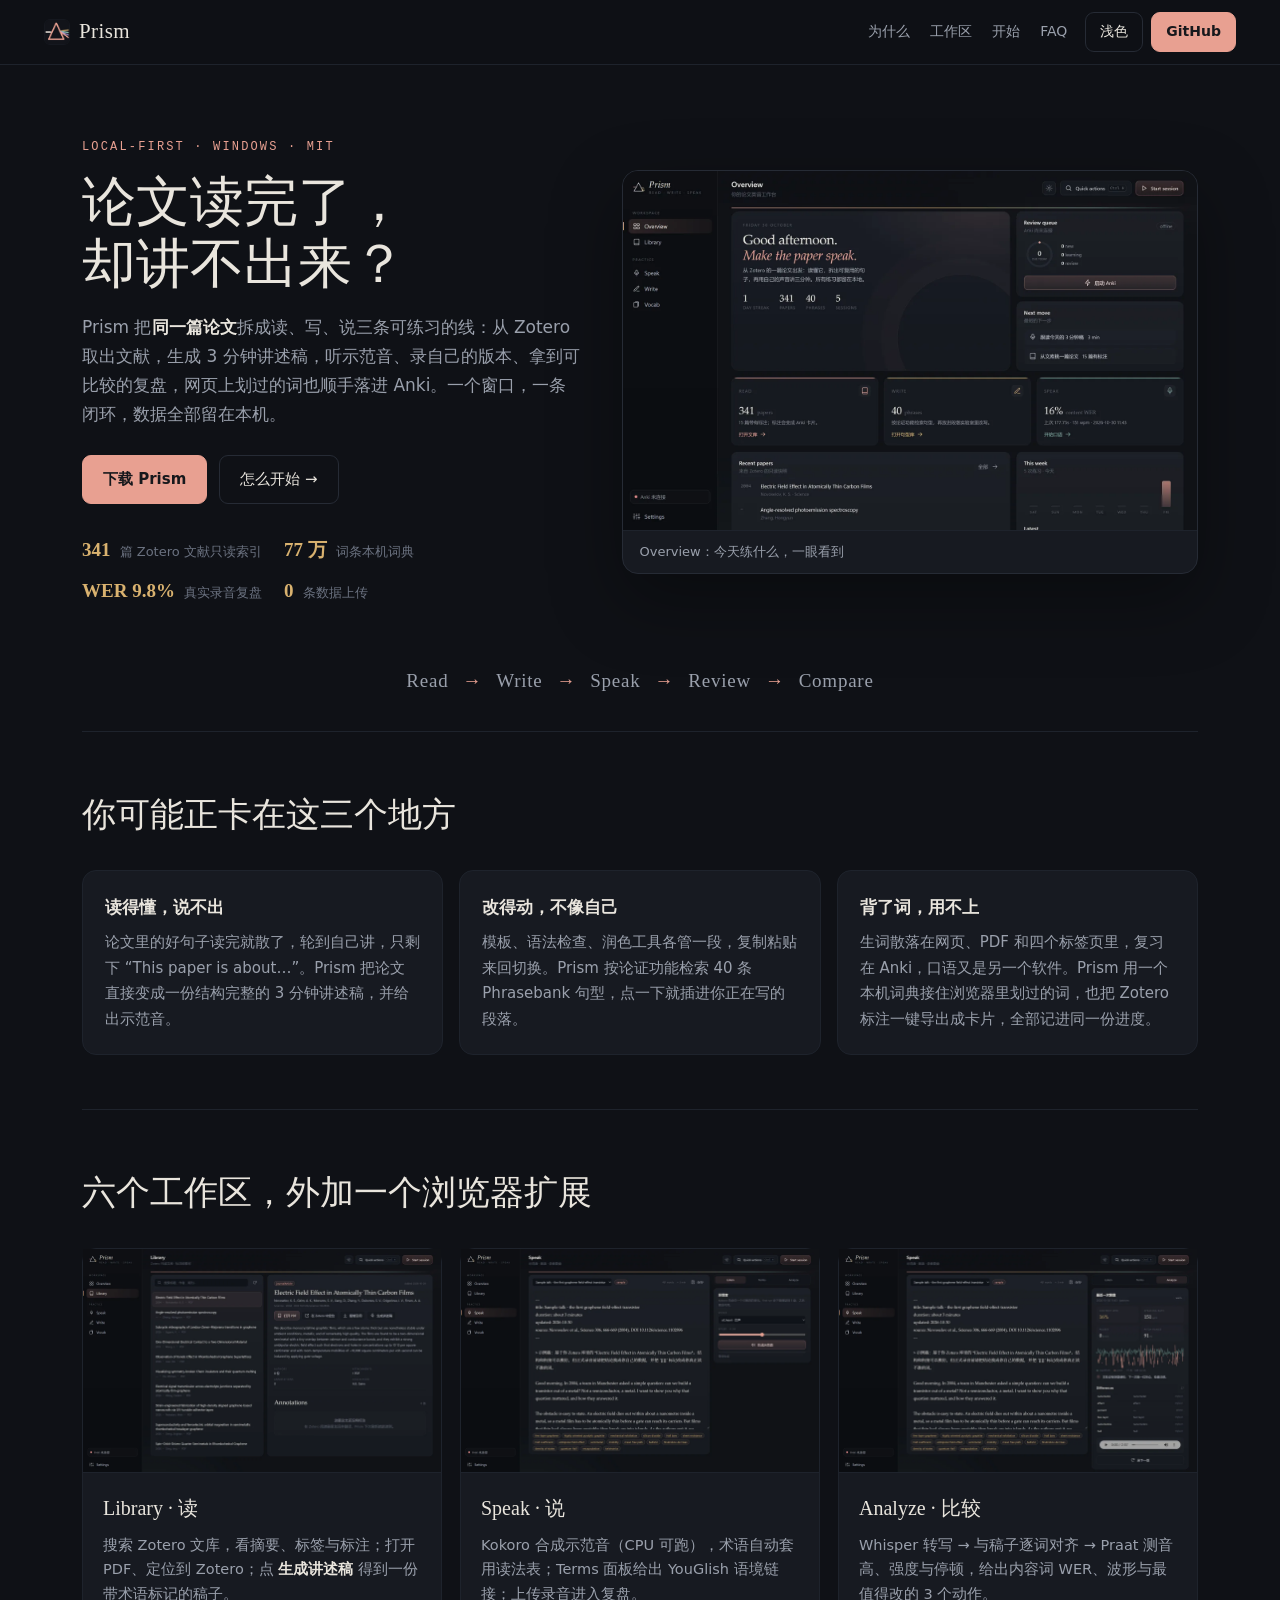
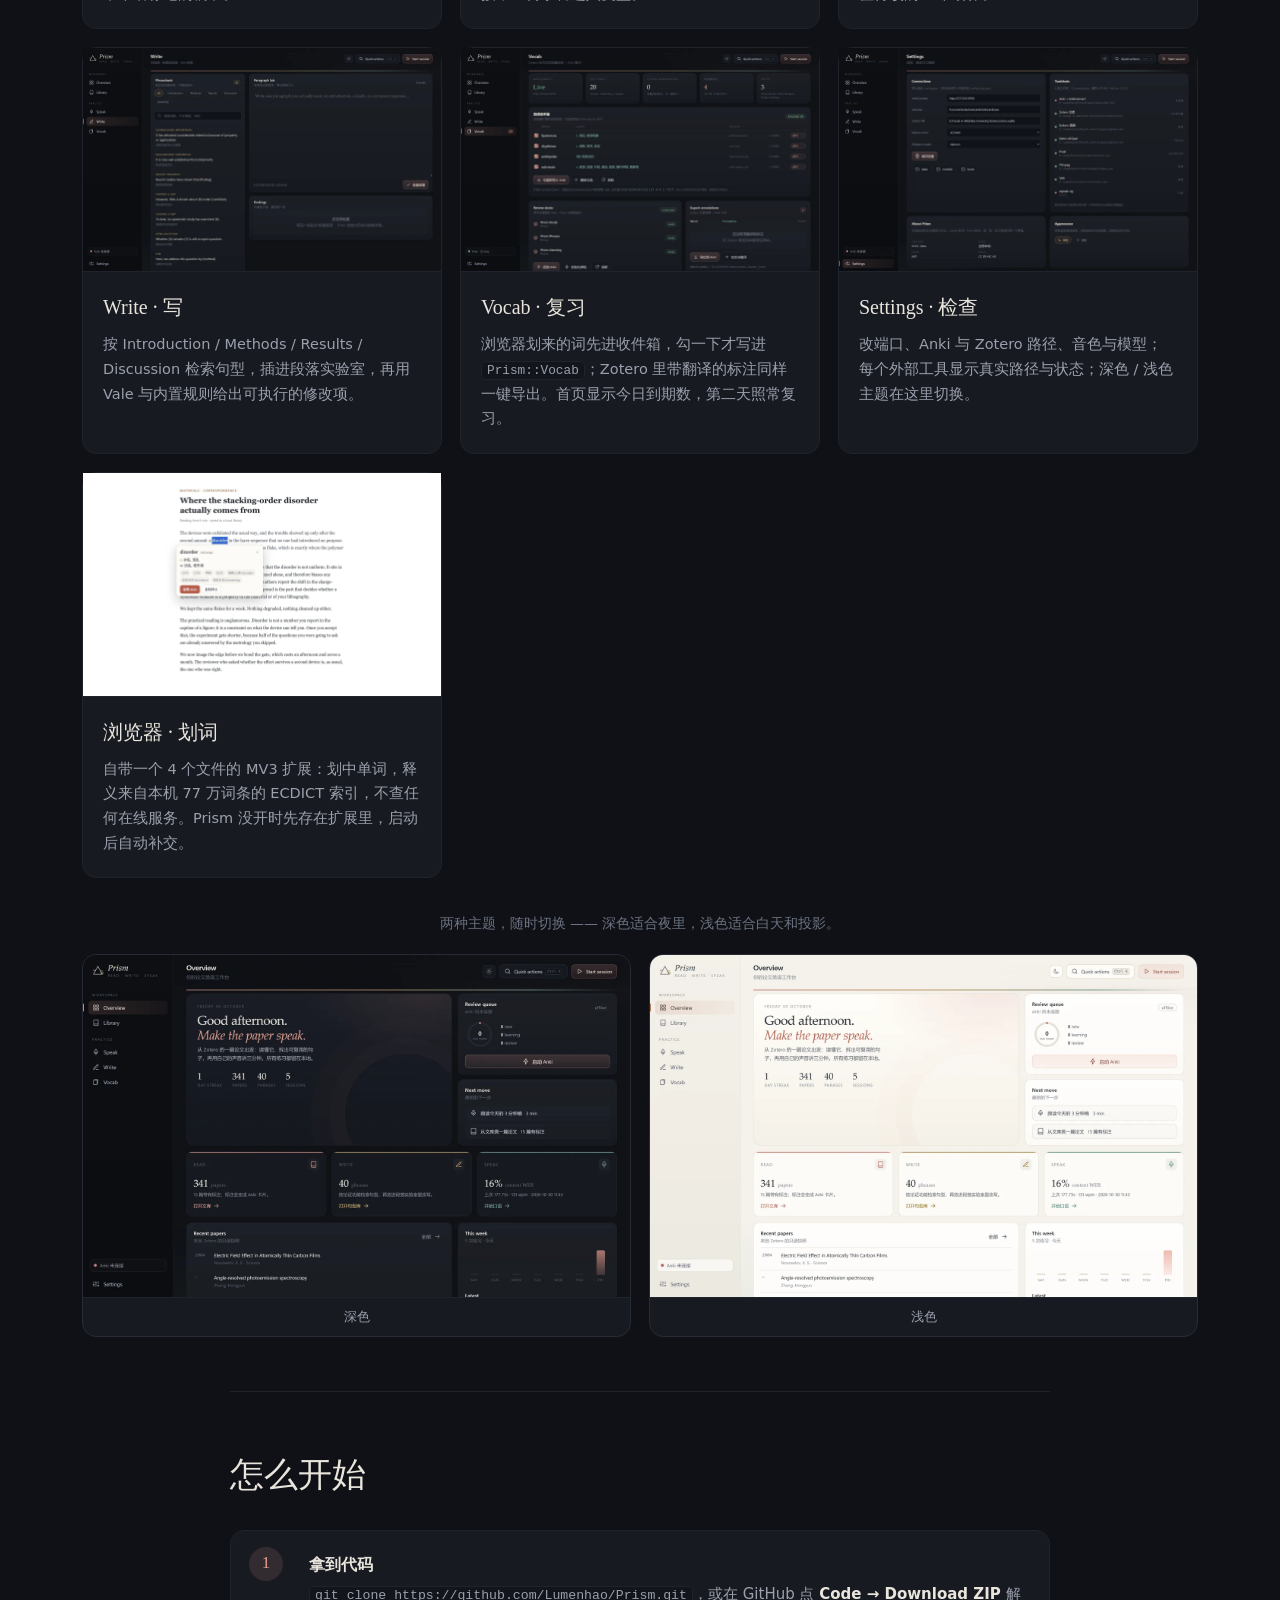
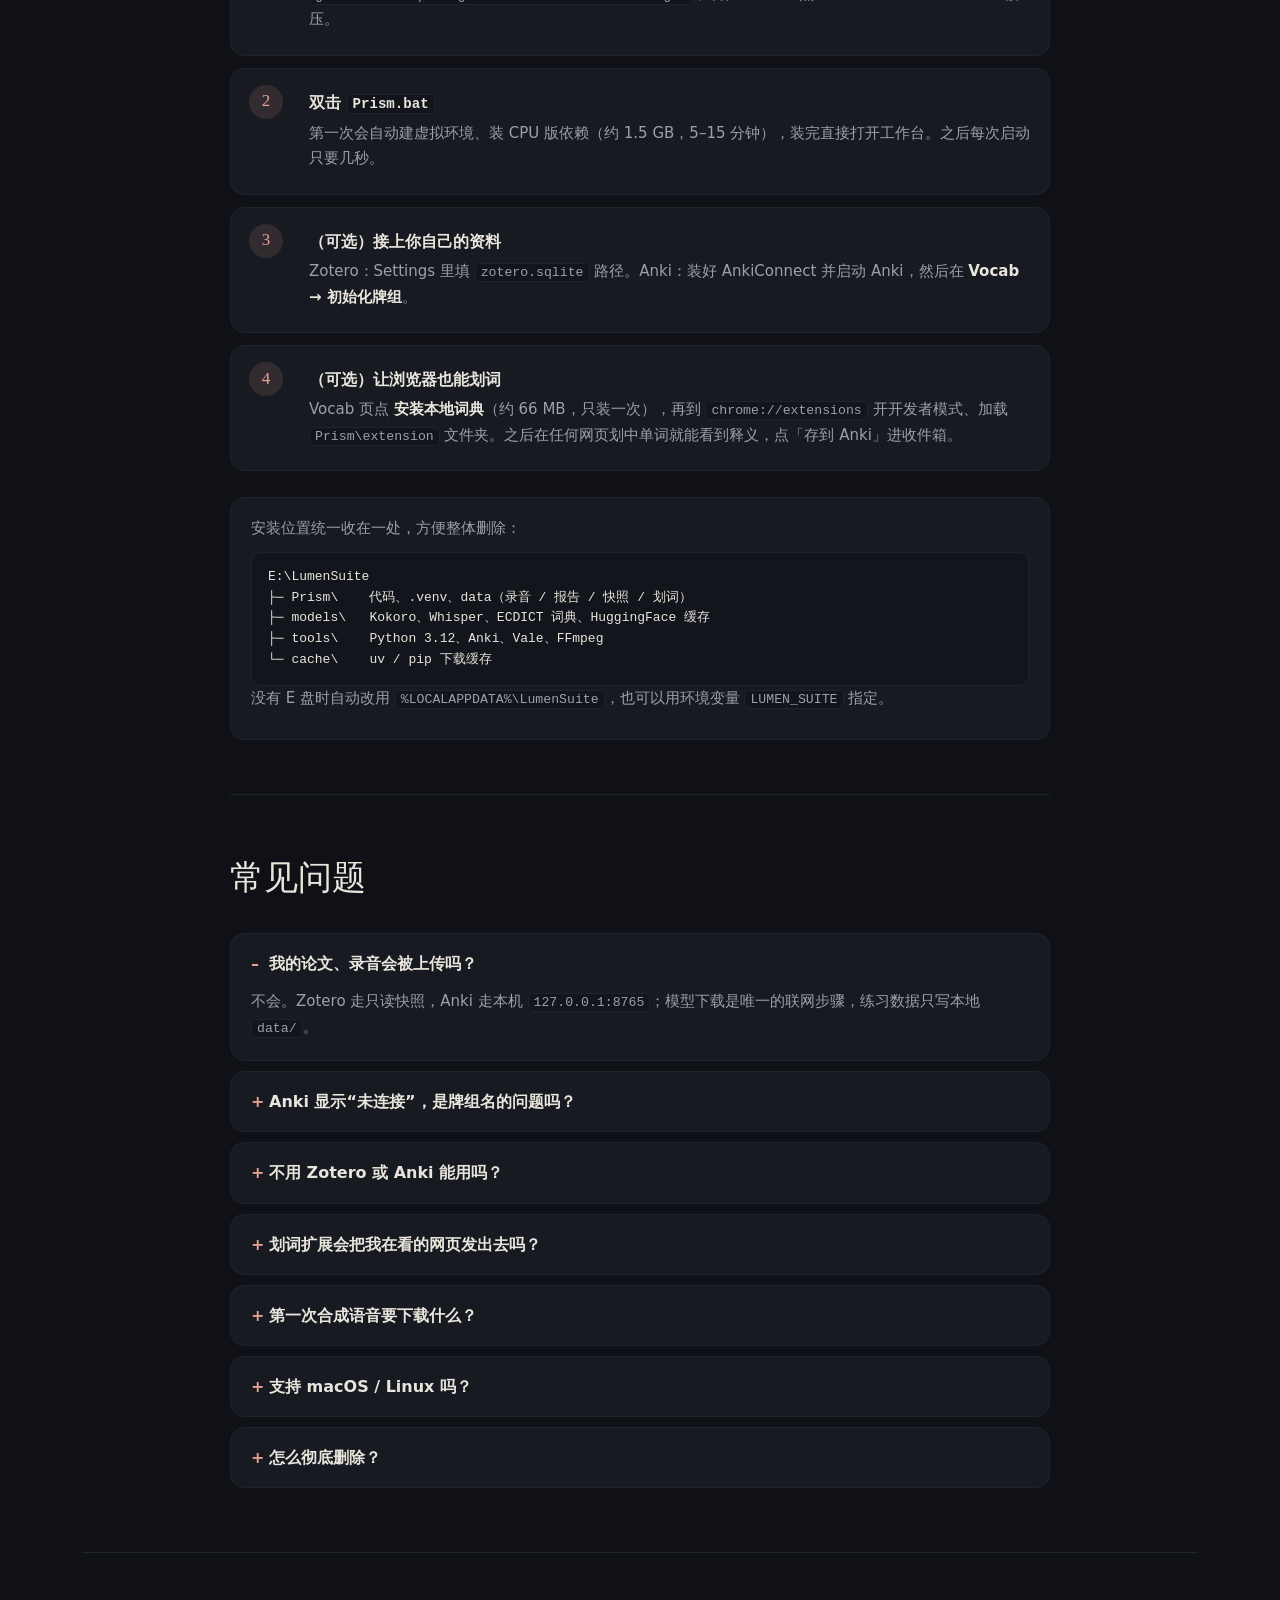
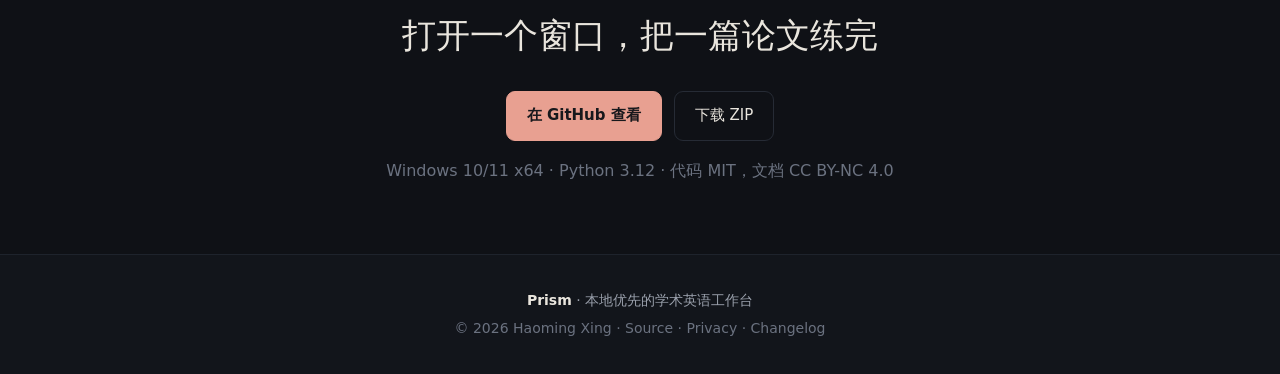
<file: site/index.html>
<!DOCTYPE html>
<html lang="zh-CN" data-theme="dark">
<head>
<meta charset="utf-8">
<meta name="viewport" content="width=device-width, initial-scale=1">
<title>Prism — 把一篇论文拆成读、写、说</title>
<meta name="description" content="Prism 是本地优先的学术英语工作台：从 Zotero 挑一篇论文，生成 3 分钟讲述稿、Kokoro 示范音、录音复盘、Phrasebank 改写，网页上划的词和本机词典释义直接进 Anki。数据全在你自己机器上。">
<meta property="og:type" content="website">
<meta property="og:title" content="Prism — 把一篇论文拆成读、写、说">
<meta property="og:description" content="本地优先的学术英语工作台：读、写、说、复习在同一个窗口里闭环。">
<meta property="og:image" content="assets/overview.png">
<meta property="og:url" content="https://lumenhao.github.io/Prism/">
<meta name="theme-color" content="#0f1116">
<link rel="icon" href="assets/prism-64.png">
<link rel="stylesheet" href="styles.css">
</head>
<body>
<header class="nav">
  <a class="brand" href="#top"><img src="assets/prism-64.png" alt="" width="26" height="26"><span>Prism</span></a>
  <nav class="links">
    <a href="#why">为什么</a>
    <a href="#tour">工作区</a>
    <a href="#start">开始</a>
    <a href="#faq">FAQ</a>
  </nav>
  <div class="nav-actions">
    <button id="theme" class="ghost" aria-label="切换深浅色">浅色</button>
    <a class="solid" href="https://github.com/Lumenhao/Prism">GitHub</a>
  </div>
</header>

<main id="top">
  <section class="hero">
    <div class="hero-copy">
      <p class="eyebrow">local-first · windows · MIT</p>
      <h1>论文读完了，<br>却讲不出来？</h1>
      <p class="lede">Prism 把<strong>同一篇论文</strong>拆成读、写、说三条可练习的线：从 Zotero 取出文献，生成 3 分钟讲述稿，听示范音、录自己的版本、拿到可比较的复盘，网页上划过的词也顺手落进 Anki。一个窗口，一条闭环，数据全部留在本机。</p>
      <div class="cta">
        <a class="solid big" href="https://github.com/Lumenhao/Prism/archive/refs/heads/main.zip">下载 Prism</a>
        <a class="ghost big" href="#start">怎么开始 →</a>
      </div>
      <ul class="proof">
        <li><b>341</b> 篇 Zotero 文献只读索引</li>
        <li><b>77 万</b> 词条本机词典</li>
        <li><b>WER 9.8%</b> 真实录音复盘</li>
        <li><b>0</b> 条数据上传</li>
      </ul>
    </div>
    <figure class="hero-shot">
      <img class="shot-dark" src="assets/overview.webp" alt="Prism 工作台 Overview 界面（深色主题）" width="1440" height="900">
      <img class="shot-light" src="assets/overview-light.webp" alt="Prism 工作台 Overview 界面（浅色主题）" width="1440" height="900" loading="lazy">
      <figcaption>Overview：今天练什么，一眼看到</figcaption>
    </figure>
  </section>

  <section class="strip">
    <span>Read</span><i>→</i><span>Write</span><i>→</i><span>Speak</span><i>→</i><span>Review</span><i>→</i><span>Compare</span>
  </section>

  <section id="why" class="block">
    <h2>你可能正卡在这三个地方</h2>
    <div class="cards three">
      <article>
        <h3>读得懂，说不出</h3>
        <p>论文里的好句子读完就散了，轮到自己讲，只剩下 “This paper is about…”。Prism 把论文直接变成一份结构完整的 3 分钟讲述稿，并给出示范音。</p>
      </article>
      <article>
        <h3>改得动，不像自己</h3>
        <p>模板、语法检查、润色工具各管一段，复制粘贴来回切换。Prism 按论证功能检索 40 条 Phrasebank 句型，点一下就插进你正在写的段落。</p>
      </article>
      <article>
        <h3>背了词，用不上</h3>
        <p>生词散落在网页、PDF 和四个标签页里，复习在 Anki，口语又是另一个软件。Prism 用一个本机词典接住浏览器里划过的词，也把 Zotero 标注一键导出成卡片，全部记进同一份进度。</p>
      </article>
    </div>
  </section>

  <section id="tour" class="block">
    <h2>六个工作区，外加一个浏览器扩展</h2>
    <div class="tour">
      <article class="shot-card">
        <img class="shot-dark" src="assets/library.webp" alt="Library 工作区" loading="lazy" width="1440" height="900">
        <img class="shot-light" src="assets/library-light.webp" alt="Library 工作区（浅色）" loading="lazy" width="1440" height="900">
        <div><h3>Library · 读</h3><p>搜索 Zotero 文库，看摘要、标签与标注；打开 PDF、定位到 Zotero；点 <b>生成讲述稿</b> 得到一份带术语标记的稿子。</p></div>
      </article>
      <article class="shot-card">
        <img class="shot-dark" src="assets/speak.webp" alt="Speak 工作区" loading="lazy" width="1440" height="900">
        <img class="shot-light" src="assets/speak-light.webp" alt="Speak 工作区（浅色）" loading="lazy" width="1440" height="900">
        <div><h3>Speak · 说</h3><p>Kokoro 合成示范音（CPU 可跑），术语自动套用读法表；Terms 面板给出 YouGlish 语境链接；上传录音进入复盘。</p></div>
      </article>
      <article class="shot-card">
        <img class="shot-dark" src="assets/report.webp" alt="录音复盘报告" loading="lazy" width="1440" height="900">
        <img class="shot-light" src="assets/report-light.webp" alt="录音复盘报告（浅色）" loading="lazy" width="1440" height="900">
        <div><h3>Analyze · 比较</h3><p>Whisper 转写 → 与稿子逐词对齐 → Praat 测音高、强度与停顿，给出内容词 WER、波形与最值得改的 3 个动作。</p></div>
      </article>
      <article class="shot-card">
        <img class="shot-dark" src="assets/write.webp" alt="Write 工作区" loading="lazy" width="1440" height="900">
        <img class="shot-light" src="assets/write-light.webp" alt="Write 工作区（浅色）" loading="lazy" width="1440" height="900">
        <div><h3>Write · 写</h3><p>按 Introduction / Methods / Results / Discussion 检索句型，插进段落实验室，再用 Vale 与内置规则给出可执行的修改项。</p></div>
      </article>
      <article class="shot-card">
        <img class="shot-dark" src="assets/vocab.webp" alt="Vocab 工作区" loading="lazy" width="1440" height="900">
        <img class="shot-light" src="assets/vocab-light.webp" alt="Vocab 工作区（浅色）" loading="lazy" width="1440" height="900">
        <div><h3>Vocab · 复习</h3><p>浏览器划来的词先进收件箱，勾一下才写进 <code>Prism::Vocab</code>；Zotero 里带翻译的标注同样一键导出。首页显示今日到期数，第二天照常复习。</p></div>
      </article>
      <article class="shot-card">
        <img class="shot-dark" src="assets/settings.webp" alt="Settings 工作区" loading="lazy" width="1440" height="900">
        <img class="shot-light" src="assets/settings-light.webp" alt="Settings 工作区（浅色）" loading="lazy" width="1440" height="900">
        <div><h3>Settings · 检查</h3><p>改端口、Anki 与 Zotero 路径、音色与模型；每个外部工具显示真实路径与状态；深色 / 浅色主题在这里切换。</p></div>
      </article>
      <article class="shot-card">
        <img src="assets/clip.webp" alt="在网页里划词，Prism 弹出释义卡片" loading="lazy" width="1440" height="900">
        <div><h3>浏览器 · 划词</h3><p>自带一个 4 个文件的 MV3 扩展：划中单词，释义来自本机 77 万词条的 ECDICT 索引，不查任何在线服务。Prism 没开时先存在扩展里，启动后自动补交。</p></div>
      </article>
    </div>
    <p class="theme-note">两种主题，随时切换 —— 深色适合夜里，浅色适合白天和投影。</p>
    <div class="duo">
      <figure><img src="assets/overview.webp" alt="深色主题下的工作台" loading="lazy" width="1440" height="900"><figcaption>深色</figcaption></figure>
      <figure><img src="assets/overview-light.webp" alt="浅色主题下的工作台" loading="lazy" width="1440" height="900"><figcaption>浅色</figcaption></figure>
    </div>
  </section>

  <section id="start" class="block narrow">
    <h2>怎么开始</h2>
    <ol class="steps">
      <li><span>1</span><div><h3>拿到代码</h3><p><code>git clone https://github.com/Lumenhao/Prism.git</code>，或在 GitHub 点 <b>Code → Download ZIP</b> 解压。</p></div></li>
      <li><span>2</span><div><h3>双击 <code>Prism.bat</code></h3><p>第一次会自动建虚拟环境、装 CPU 版依赖（约 1.5 GB，5–15 分钟），装完直接打开工作台。之后每次启动只要几秒。</p></div></li>
      <li><span>3</span><div><h3>（可选）接上你自己的资料</h3><p>Zotero：Settings 里填 <code>zotero.sqlite</code> 路径。Anki：装好 <a href="https://ankiweb.net/shared/info/2055492159">AnkiConnect</a> 并启动 Anki，然后在 <b>Vocab → 初始化牌组</b>。</p></div></li>
      <li><span>4</span><div><h3>（可选）让浏览器也能划词</h3><p>Vocab 页点 <b>安装本地词典</b>（约 66 MB，只装一次），再到 <code>chrome://extensions</code> 开开发者模式、加载 <code>Prism\extension</code> 文件夹。之后在任何网页划中单词就能看到释义，点「存到 Anki」进收件箱。</p></div></li>
    </ol>
    <div class="install">
      <p>安装位置统一收在一处，方便整体删除：</p>
      <pre>E:\LumenSuite
├─ Prism\    代码、.venv、data（录音 / 报告 / 快照 / 划词）
├─ models\   Kokoro、Whisper、ECDICT 词典、HuggingFace 缓存
├─ tools\    Python 3.12、Anki、Vale、FFmpeg
└─ cache\    uv / pip 下载缓存</pre>
      <p class="muted">没有 E 盘时自动改用 <code>%LOCALAPPDATA%\LumenSuite</code>，也可以用环境变量 <code>LUMEN_SUITE</code> 指定。</p>
    </div>
  </section>

  <section id="faq" class="block narrow">
    <h2>常见问题</h2>
    <details open><summary>我的论文、录音会被上传吗？</summary><p>不会。Zotero 走只读快照，Anki 走本机 <code>127.0.0.1:8765</code>；模型下载是唯一的联网步骤，练习数据只写本地 <code>data/</code>。</p></details>
    <details><summary>Anki 显示“未连接”，是牌组名的问题吗？</summary><p>不是。连接只取决于三件事：Anki 正在运行、AnkiConnect 已安装并启用、端口是 8765。牌组统一叫 <code>Prism::Vocab</code> / <code>Prism::Phrases</code> / <code>Prism::Listening</code>；旧的 <code>PaperToTalk::*</code> 牌组会在初始化时自动迁移卡片。</p></details>
    <details><summary>不用 Zotero 或 Anki 能用吗？</summary><p>可以。Speak 与 Write 不依赖它们；Library 需要 Zotero 数据库，Vocab 需要 Anki。缺哪个，对应页面会给提示，其余功能照常。</p></details>
    <details><summary>划词扩展会把我在看的网页发出去吗？</summary><p>不会。扩展的权限里只有一个 <code>http://127.0.0.1:7317/*</code>，除了你划中的那几个字符和当前网址，什么都不读；词典是本机 SQLite，不查任何在线服务。Prism 没开时，词先存在扩展自己的存储里，下次启动自动补交，也可以随时在扩展弹窗里清空。</p></details>
    <details><summary>第一次合成语音要下载什么？</summary><p>Kokoro 约 330 MB、Whisper <code>base.en</code> 约 150 MB，默认走 <code>hf-mirror.com</code>，落在 <code>E:\LumenSuite\models</code>，之后离线可用。</p></details>
    <details><summary>支持 macOS / Linux 吗？</summary><p>后端是 FastAPI + 静态前端，理论上可跑；目前只在 Windows 上验证过启动脚本与桌面窗口。其他系统可手动安装依赖后运行 <code>python -m uvicorn app.server:APP --port 7317</code>。</p></details>
    <details><summary>怎么彻底删除？</summary><p>删掉仓库目录，再删 <code>E:\LumenSuite</code>（或你设置的 <code>LUMEN_SUITE</code>）。Anki 里导出的卡片在 Anki 内删除。</p></details>
  </section>

  <section class="block cta-final">
    <h2>打开一个窗口，把一篇论文练完</h2>
    <div class="cta">
      <a class="solid big" href="https://github.com/Lumenhao/Prism">在 GitHub 查看</a>
      <a class="ghost big" href="https://github.com/Lumenhao/Prism/archive/refs/heads/main.zip">下载 ZIP</a>
    </div>
    <p class="muted">Windows 10/11 x64 · Python 3.12 · 代码 MIT，文档 CC BY-NC 4.0</p>
  </section>
</main>

<footer>
  <p><b>Prism</b> · 本地优先的学术英语工作台</p>
  <p class="muted">© 2026 Haoming Xing · <a href="https://github.com/Lumenhao/Prism">Source</a> · <a href="https://github.com/Lumenhao/Prism/blob/main/PRIVACY.md">Privacy</a> · <a href="https://github.com/Lumenhao/Prism/blob/main/CHANGELOG.md">Changelog</a></p>
</footer>

<script src="script.js"></script>
</body>
</html>
</file>
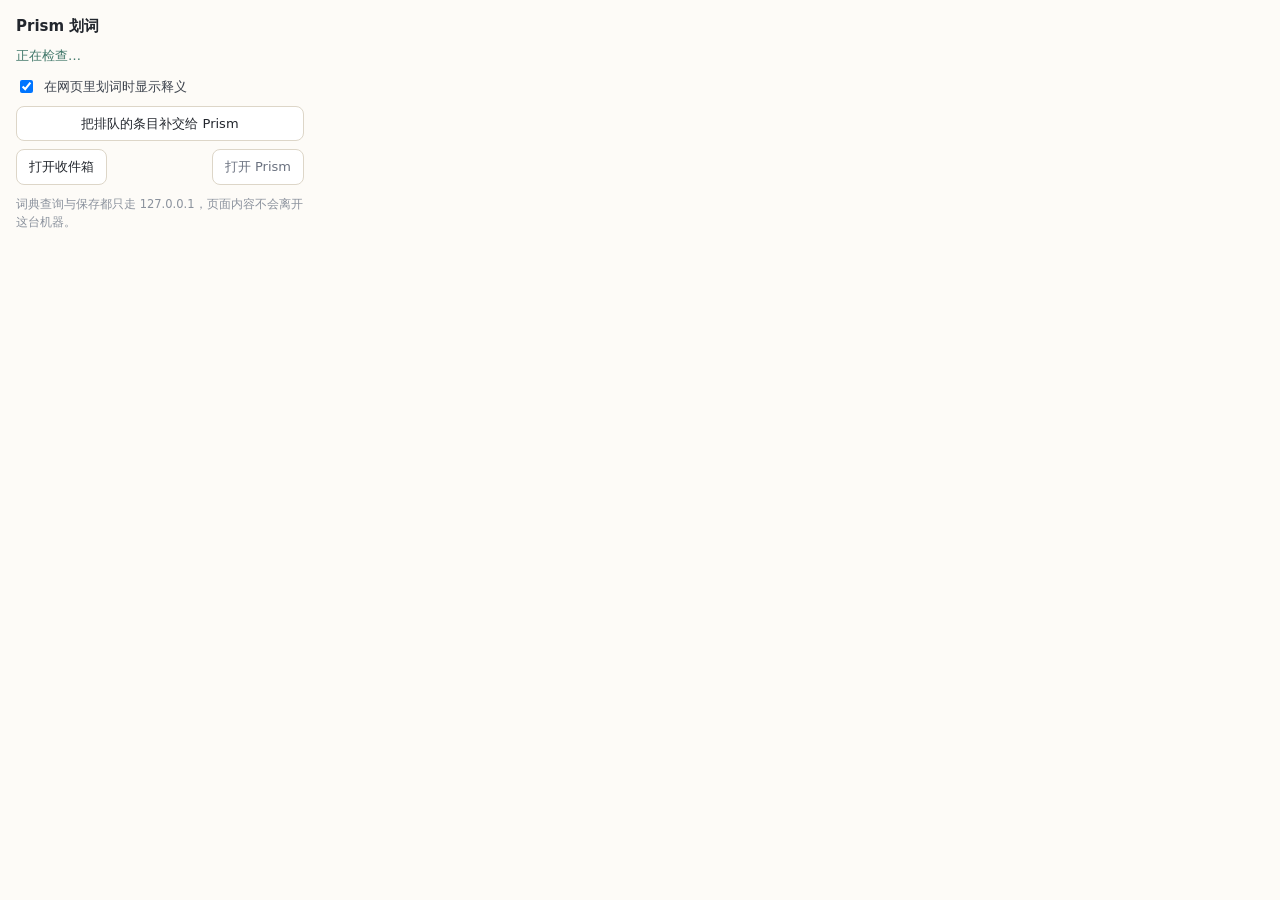
<file: extension/popup.html>
<!DOCTYPE html>
<html lang="zh-CN">
<head>
<meta charset="utf-8">
<link rel="stylesheet" href="popup.css">
</head>
<body>
<h1>Prism 划词</h1>
<p id="status" class="status">正在检查…</p>
<label class="row">
  <input type="checkbox" id="enabled" checked>
  <span>在网页里划词时显示释义</span>
</label>
<div class="row">
  <button id="flush" class="wide">把排队的条目补交给 Prism</button>
</div>
<div class="row split">
  <a class="btn" id="open" href="http://127.0.0.1:7317/#/vocab" target="_blank" rel="noreferrer">打开收件箱</a>
  <a class="btn quiet" href="http://127.0.0.1:7317/" target="_blank" rel="noreferrer">打开 Prism</a>
</div>
<p class="foot">词典查询与保存都只走 127.0.0.1，页面内容不会离开这台机器。</p>
<script src="popup.js"></script>
</body>
</html>
</file>
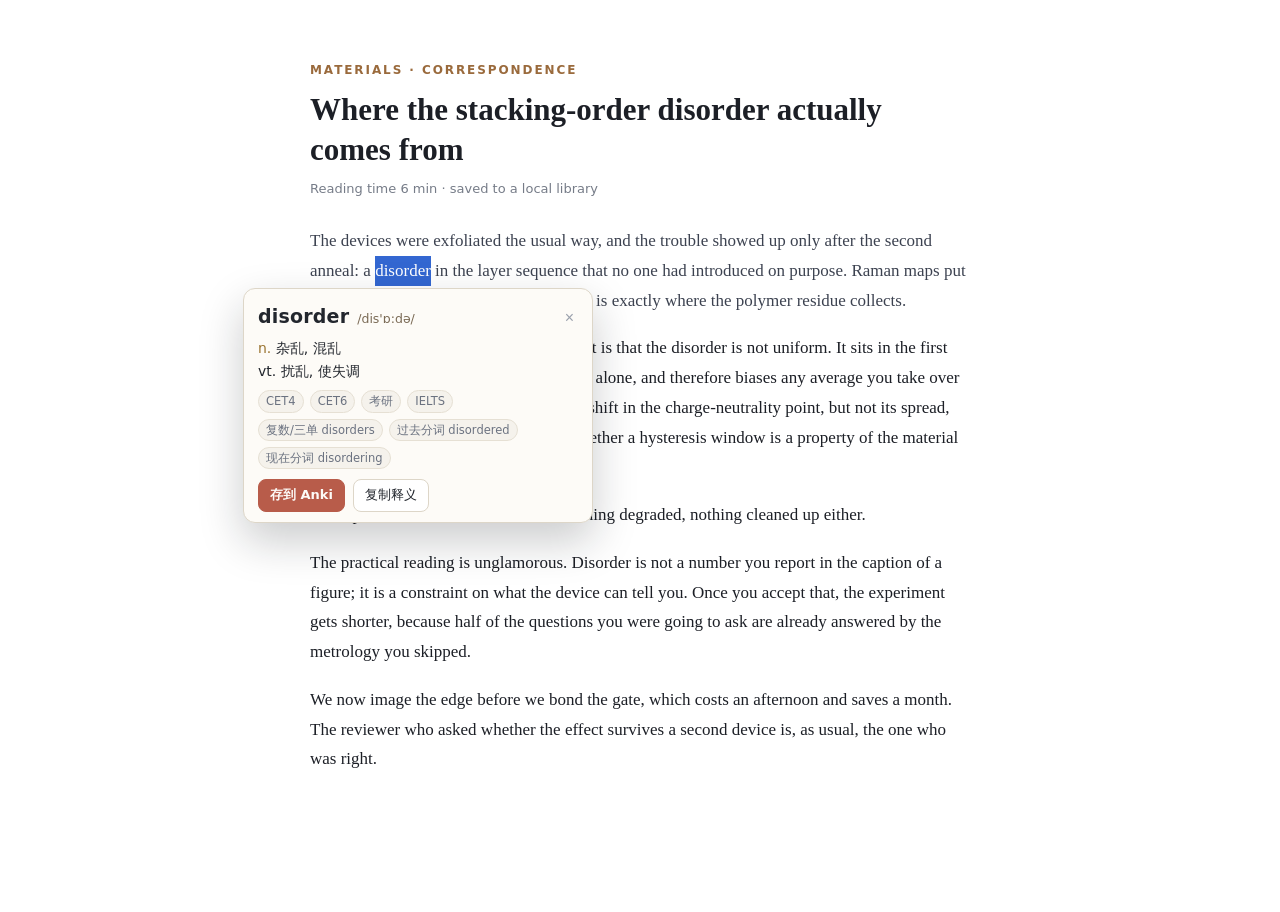
<file: scripts/clip-preview.html>
<!DOCTYPE html>
<!--
  Static fixture used by scripts/shots.py to photograph the clipping popup.
  It loads the real extension/content.js and feeds it a canned entry, so the
  screenshot needs neither a browser extension host nor a running Prism.
-->
<html lang="en">
<head>
<meta charset="utf-8">
<title>Stacking-order disorder in few-layer graphene — preview</title>
<style>
  body { margin: 0; background: #fff; color: #1c1f26; font: 17px/1.75 Georgia, "Times New Roman", serif; }
  .page { max-width: 660px; margin: 0 auto; padding: 64px 28px 120px; }
  .kicker { font: 600 12px/1 "Segoe UI", system-ui, sans-serif; letter-spacing: .16em; text-transform: uppercase; color: #9a6a3c; }
  h1 { font-size: 31px; line-height: 1.28; margin: 14px 0 10px; font-weight: 600; }
  .byline { font: 13px/1.6 "Segoe UI", system-ui, sans-serif; color: #767c88; margin-bottom: 26px; }
  p { margin: 0 0 18px; }
  p.first::first-letter { font-size: 20px; }
  .lede { color: #3c4250; }
</style>
</head>
<body>
<div class="page">
  <div class="kicker">Materials · correspondence</div>
  <h1>Where the stacking-order disorder actually comes from</h1>
  <div class="byline">Reading time 6 min · saved to a local library</div>
  <p class="lede">The devices were exfoliated the usual way, and the trouble showed up only after the second anneal: a
  disorder in the layer sequence that no one had introduced on purpose. Raman maps put it right under the edge of the flake,
  which is exactly where the polymer residue collects.</p>
  <p>What matters for a transport measurement is that the disorder is not uniform. It sits in the first two layers, leaves
  the bulk of the channel alone, and therefore biases any average you take over the whole device. The authors report the
  shift in the charge-neutrality point, but not its spread, and the spread is the part that decides whether a
  hysteresis window is a property of the material or of your lithography.</p>
  <p>We kept the same flakes for a week. Nothing degraded, nothing cleaned up either.</p>
  <p>The practical reading is unglamorous. Disorder is not a number you report in the caption of a figure; it is a
  constraint on what the device can tell you. Once you accept that, the experiment gets shorter, because half of the
  questions you were going to ask are already answered by the metrology you skipped.</p>
  <p>We now image the edge before we bond the gate, which costs an afternoon and saves a month. The reviewer who asked
  whether the effect survives a second device is, as usual, the one who was right.</p>
</div>
<script>
window.chrome = {
  storage: { local: { get: () => Promise.resolve({}), set: () => Promise.resolve() } },
  runtime: { sendMessage: (message, respond) => respond && respond({ ok: false, reason: "preview only" }) }
};
</script>
<script src="../extension/content.js"></script>
<script>
const ENTRY = {
  word: "disorder",
  phonetic: "dis'ɒ:dә",
  translation: "n. 杂乱, 混乱\nvt. 扰乱, 使失调",
  definition: "n. a physical condition in which there is a disturbance of normal functioning",
  tags: ["CET4", "CET6", "考研", "IELTS"],
  exchange: ["复数/三单 disorders", "过去分词 disordered", "现在分词 disordering"],
  collins: 2,
  source: "ECDICT（本机）"
};

function render() {
  const walker = document.createTreeWalker(document.querySelector("p.lede"), NodeFilter.SHOW_TEXT);
  let node = walker.nextNode();
  let index = node.textContent.indexOf("disorder");
  while (node && index < 0) {
    node = walker.nextNode();
    index = node ? node.textContent.indexOf("disorder") : -1;
  }
  const range = document.createRange();
  range.setStart(node, index);
  range.setEnd(node, index + "disorder".length);
  const selection = window.getSelection();
  selection.removeAllRanges();
  selection.addRange(range);
  show(ENTRY, "disorder", range.getBoundingClientRect());
  document.documentElement.dataset.ready = "1";
}

render();
flatten();

// Headless Edge lays the shadow card out but never composites it into --screenshot,
// so the fixture copies the real markup and stylesheet back into the light DOM.
function flatten() {
  const host = document.getElementById("prism-clip-host");
  const style = document.createElement("style");
  style.textContent = host.shadowRoot.querySelector("style").textContent;
  const card = document.createElement("div");
  card.className = "root";
  card.style.cssText = `position: fixed; top: ${host.style.top}; left: ${host.style.left};`;
  card.innerHTML = host.shadowRoot.querySelector(".root").innerHTML;
  host.remove();
  document.body.append(style, card);
}
</script>
</body>
</html>
</file>
<file: site/styles.css>
:root {
  --bg: #0f1116;
  --bg-soft: #12151b;
  --panel: #171a21;
  --line: #262b35;
  --line-soft: #1e232c;
  --text: #e9e5dd;
  --muted: #9aa0ac;
  --faint: #6b7280;
  --coral: #e8a091;
  --amber: #d9b26f;
  --teal: #83b7a8;
  --violet: #a79bd8;
  --serif: "Iowan Old Style", "Palatino Linotype", Georgia, "Times New Roman", serif;
  --sans: "Segoe UI Variable Text", "Segoe UI", "Noto Sans", system-ui, sans-serif;
  --mono: "Cascadia Code", "JetBrains Mono", Consolas, monospace;
  --on-accent: #17181c;
  --accent-soft: rgba(232, 160, 145, .13);
  --select: rgba(232, 160, 145, .3);
  --glow-a: rgba(232, 160, 145, .10);
  --glow-b: rgba(131, 183, 168, .07);
  --shadow: 0 26px 70px rgba(0, 0, 0, .34);
  --accent-hover: brightness(1.06);
  color-scheme: dark;
}

:root[data-theme="light"] {
  --bg: #f5f2ec;
  --bg-soft: #efeae1;
  --panel: #fdfbf7;
  --line: #ddd6c8;
  --line-soft: #e6e0d4;
  --text: #22262d;
  --muted: #5d6470;
  --faint: #8b929d;
  --coral: #b85c4a;
  --amber: #9a7430;
  --teal: #43796b;
  --violet: #6b5f9c;
  --on-accent: #fdfbf7;
  --accent-soft: rgba(184, 92, 74, .10);
  --select: rgba(184, 92, 74, .22);
  --glow-a: rgba(184, 92, 74, .07);
  --glow-b: rgba(67, 121, 107, .06);
  --shadow: 0 22px 54px rgba(34, 38, 45, .16);
  --accent-hover: brightness(.93);
  color-scheme: light;
}

* { box-sizing: border-box; }

body {
  margin: 0;
  font-family: var(--sans);
  font-size: 16px;
  line-height: 1.7;
  color: var(--text);
  background:
    radial-gradient(1100px 600px at 82% -8%, var(--glow-a), transparent 62%),
    radial-gradient(900px 600px at 12% 108%, var(--glow-b), transparent 62%),
    var(--bg);
  -webkit-font-smoothing: antialiased;
}

a { color: inherit; text-decoration: none; }
a:hover { color: var(--coral); }
b, strong { color: var(--text); }
code { font-family: var(--mono); font-size: .88em; background: var(--bg-soft); border: 1px solid var(--line-soft); border-radius: 5px; padding: 1px 5px; }
img { max-width: 100%; display: block; }
::selection { background: var(--select); }

.nav {
  position: sticky; top: 0; z-index: 20;
  display: flex; align-items: center; gap: 18px;
  padding: 12px clamp(16px, 4vw, 44px);
  background: color-mix(in srgb, var(--bg) 86%, transparent);
  backdrop-filter: blur(12px);
  border-bottom: 1px solid var(--line-soft);
}

.brand { display: flex; align-items: center; gap: 9px; font-family: var(--serif); font-size: 21px; letter-spacing: .02em; }
.brand img { border-radius: 6px; }
.links { display: flex; gap: 20px; margin-left: auto; font-size: 14px; color: var(--muted); }
.nav-actions { display: flex; gap: 8px; align-items: center; }

.solid, .ghost {
  font: inherit; font-size: 14px; border-radius: 9px; padding: 7px 14px;
  border: 1px solid var(--line); display: inline-block;
}
.solid { background: var(--coral); border-color: var(--coral); color: var(--on-accent); font-weight: 600; }
.solid:hover { filter: var(--accent-hover); color: var(--on-accent); }
.ghost { background: transparent; color: var(--text); }
.ghost:hover { border-color: var(--coral); color: var(--coral); }
.big { padding: 11px 20px; font-size: 15px; }

main { max-width: 1180px; margin: 0 auto; padding: 0 clamp(16px, 4vw, 32px); }

.hero { display: grid; grid-template-columns: minmax(0, 1fr) minmax(0, 1.15fr); gap: 40px; align-items: center; padding: 72px 0 40px; }
.eyebrow { font-family: var(--mono); font-size: 12px; letter-spacing: .18em; text-transform: uppercase; color: var(--coral); margin: 0 0 14px; }
h1 { font-family: var(--serif); font-size: clamp(34px, 5vw, 54px); line-height: 1.15; margin: 0 0 18px; font-weight: 500; }
.lede { color: var(--muted); font-size: 17px; margin: 0 0 26px; }
.cta { display: flex; gap: 12px; flex-wrap: wrap; }
.proof { list-style: none; display: flex; flex-wrap: wrap; gap: 8px 22px; padding: 0; margin: 30px 0 0; font-size: 13px; color: var(--faint); }
.proof b { font-family: var(--serif); font-size: 19px; color: var(--amber); margin-right: 5px; }

.hero-shot { margin: 0; border: 1px solid var(--line); border-radius: 16px; overflow: hidden; box-shadow: var(--shadow); background: var(--panel); }
.hero-shot img { width: 100%; height: auto; }
.hero-shot figcaption { padding: 10px 16px; font-size: 13px; color: var(--muted); border-top: 1px solid var(--line-soft); }

/* Screenshots come in both themes so the page never shows a block from the other one. */
.shot-light { display: none; }
:root[data-theme="light"] .shot-dark { display: none; }
:root[data-theme="light"] .shot-light { display: block; }

.strip {
  display: flex; align-items: center; justify-content: center; gap: 14px; flex-wrap: wrap;
  padding: 18px 0 34px; font-family: var(--serif); font-size: 19px; letter-spacing: .04em; color: var(--muted);
}
.strip i { color: var(--coral); font-style: normal; }

.block { padding: 54px 0; border-top: 1px solid var(--line-soft); }
.block h2 { font-family: var(--serif); font-size: clamp(25px, 3.4vw, 34px); font-weight: 500; margin: 0 0 26px; }
.block.narrow { max-width: 820px; margin: 0 auto; }

.cards { display: grid; gap: 16px; }
.cards.three { grid-template-columns: repeat(auto-fit, minmax(240px, 1fr)); }
.cards article, .install, .steps li, details, .shot-card {
  background: var(--panel); border: 1px solid var(--line-soft); border-radius: 14px;
}
.cards article { padding: 22px; }
.cards h3 { margin: 0 0 8px; font-size: 17px; }
.cards p { margin: 0; color: var(--muted); font-size: 15px; }

.tour { display: grid; grid-template-columns: repeat(auto-fit, minmax(330px, 1fr)); gap: 18px; }
.shot-card { display: flex; flex-direction: column; }
.shot-card img { width: 100%; aspect-ratio: 16 / 10; height: auto; object-fit: cover; object-position: left top; border-bottom: 1px solid var(--line-soft); }
.shot-card > div { padding: 18px 20px 22px; }
.shot-card h3 { margin: 0 0 8px; font-family: var(--serif); font-size: 20px; font-weight: 500; }
.shot-card p { margin: 0; color: var(--muted); font-size: 14.5px; }
.theme-note { text-align: center; color: var(--faint); font-size: 14px; margin: 34px 0 0; }
.duo { display: grid; grid-template-columns: repeat(auto-fit, minmax(320px, 1fr)); gap: 18px; margin-top: 18px; }
.duo figure { margin: 0; border: 1px solid var(--line); border-radius: 14px; overflow: hidden; background: var(--panel); }
.duo img { width: 100%; height: auto; }
.duo figcaption { padding: 8px 14px; font-size: 13px; color: var(--muted); border-top: 1px solid var(--line-soft); text-align: center; }

.steps { list-style: none; margin: 0 0 26px; padding: 0; display: grid; gap: 12px; counter-reset: s; }
.steps li { display: grid; grid-template-columns: 46px minmax(0, 1fr); gap: 6px 14px; padding: 16px 18px; align-items: start; }
.steps span { grid-row: span 2; width: 34px; height: 34px; border-radius: 50%; display: grid; place-items: center; background: var(--accent-soft); color: var(--coral); font-family: var(--serif); font-size: 17px; }
.steps h3 { margin: 4px 0 4px; font-size: 16px; }
.steps p { margin: 0; color: var(--muted); font-size: 15px; }
.steps code { overflow-wrap: anywhere; }

.install { padding: 18px 20px; }
.install p { margin: 0 0 10px; color: var(--muted); font-size: 15px; }
.install pre { margin: 0; padding: 14px 16px; background: var(--bg-soft); border: 1px solid var(--line-soft); border-radius: 10px; overflow-x: auto; font-family: var(--mono); font-size: 13px; line-height: 1.6; color: var(--text); }

details { padding: 4px 20px; margin-bottom: 10px; }
details summary { cursor: pointer; padding: 12px 0; font-weight: 600; list-style: none; }
details summary::-webkit-details-marker { display: none; }
details summary::before { content: "+"; color: var(--coral); display: inline-block; width: 18px; }
details[open] summary::before { content: "–"; }
details p { margin: 0 0 16px; color: var(--muted); font-size: 15px; }

.cta-final { text-align: center; }
.cta-final .cta { justify-content: center; margin-top: 6px; }

footer { border-top: 1px solid var(--line-soft); background: var(--bg-soft); padding: 30px clamp(16px, 4vw, 44px); text-align: center; font-size: 14px; color: var(--muted); }
footer p { margin: 4px 0; }
.muted { color: var(--faint); }

@media (max-width: 940px) {
  .hero { grid-template-columns: minmax(0, 1fr); padding-top: 42px; }
  .links { display: none; }
}
</file>
<file: extension/popup.css>
body {
  width: 288px;
  margin: 0;
  padding: 14px 16px 12px;
  font: 13px/1.65 "Segoe UI", "Noto Sans SC", system-ui, sans-serif;
  color: #22262d;
  background: #fdfbf7;
}

h1 { margin: 0 0 6px; font-size: 15px; font-weight: 600; }
.status { margin: 0 0 10px; color: #43796b; }
.status.off { color: #b85c4a; }
.status.warn { color: #9a7430; }

.row { display: flex; align-items: center; gap: 8px; margin: 8px 0; }
.row.split { justify-content: space-between; }
.row label, .row span { color: #3e444e; }

button, .btn {
  font: inherit; border-radius: 8px; padding: 6px 12px; cursor: pointer;
  border: 1px solid #ddd6c8; background: #fff; color: #22262d; text-decoration: none;
}
button:hover, .btn:hover { border-color: #b85c4a; color: #b85c4a; }
button.wide { width: 100%; }
.btn.quiet { color: #6b7280; }
.foot { margin: 10px 0 0; font-size: 11.5px; color: #8b929d; }
</file>
